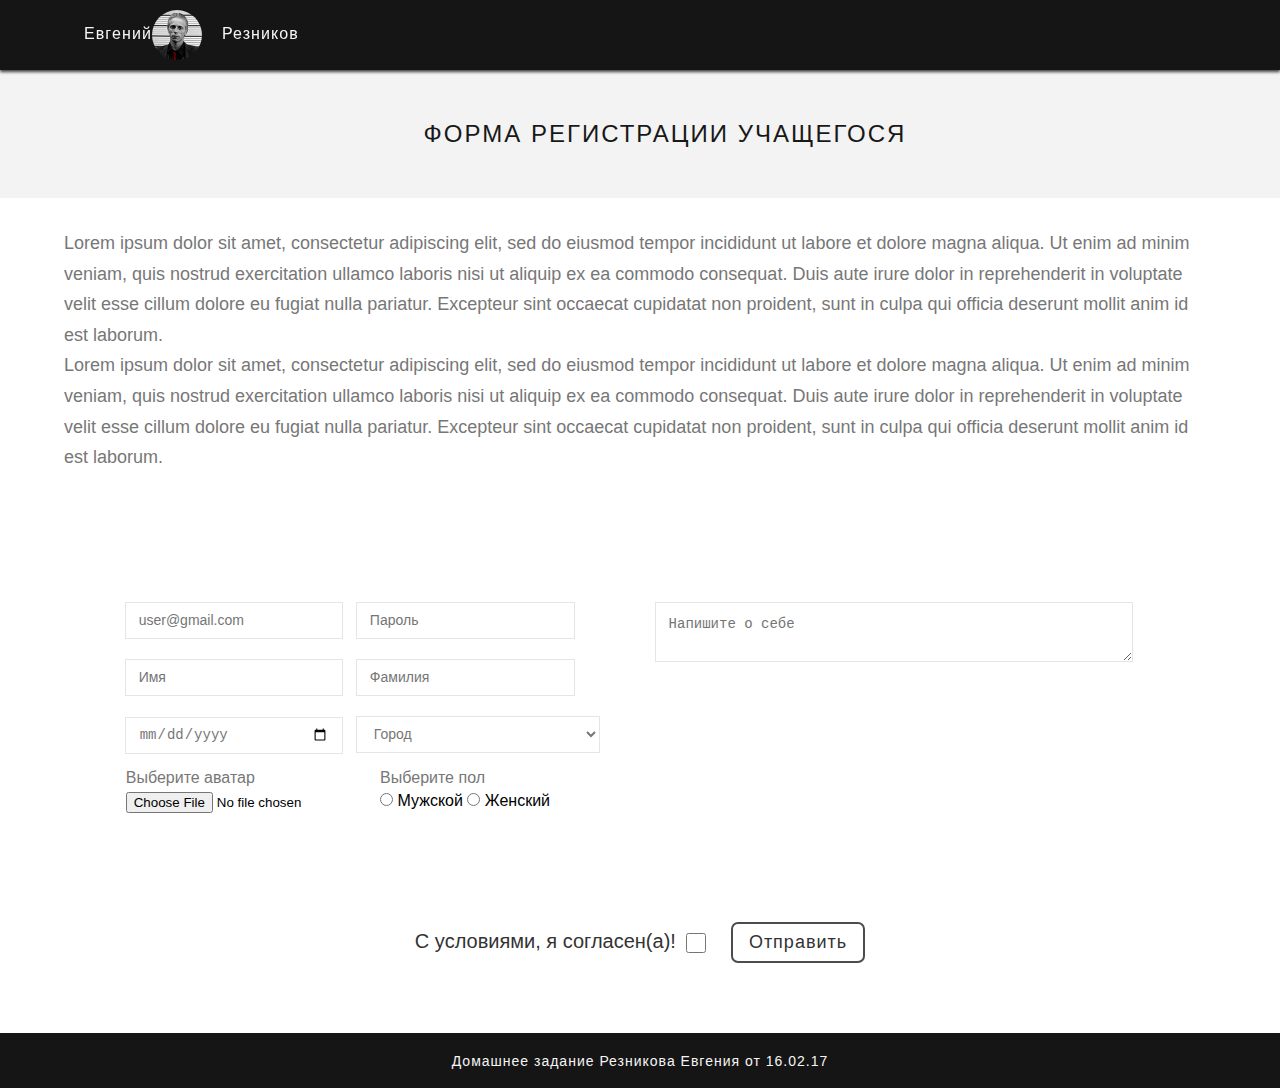
<file: registration.html>
<!DOCTYPE html>
<html lang="en">
<head>
	<meta charset="UTF-8">
	<link rel="stylesheet" href="css/style.css">
	<title>Регистрация</title>
</head>
<body>
<header>
        <div class="user">
            <h4>Евгений</h4>
            <img src="images/user-avatar.jpg" alt="user-avatar">
            <h4>Резников</h4>
        </div>	
    </header>
        <h1 class="reg-h1">Форма регистрации учащегося</h1>
        <article>
            <p class="license">Lorem ipsum dolor sit amet, consectetur adipiscing elit, sed do eiusmod tempor incididunt ut labore et dolore magna aliqua. Ut enim ad minim veniam, quis nostrud exercitation ullamco laboris nisi ut aliquip ex ea commodo consequat. Duis aute irure dolor in reprehenderit in voluptate velit esse cillum dolore eu fugiat nulla pariatur. Excepteur sint occaecat cupidatat non proident, sunt in culpa qui officia deserunt mollit anim id est laborum.<br>
	        Lorem ipsum dolor sit amet, consectetur adipiscing elit, sed do eiusmod tempor incididunt ut labore et dolore magna aliqua. Ut enim ad minim veniam, quis nostrud exercitation ullamco laboris nisi ut aliquip ex ea commodo consequat. Duis aute irure dolor in reprehenderit in voluptate velit esse cillum dolore eu fugiat nulla pariatur. Excepteur sint occaecat cupidatat non proident, sunt in culpa qui officia deserunt mollit anim id est laborum.<br>
            </p>
        </article>
    <section class="registration">
        <div class="wrapper">
            <div class="form1">
                <form action="#" method="post">
                            <input type="email" name="email" class="input" placeholder="user@gmail.com" required>
                            <input type="password" name="password" class="input" placeholder="Пароль" required>
                            <input type="text" name="first-name" class="input" placeholder="Имя" required>
                            <input type="text" name="last-name" class="input" placeholder="Фамилия">
                            <input type="date" name="date" class="input" >
                            <select name="city" class="input">
						<option value="other">Город</option>
						<option value="Kiev">Киев</option>
						<option value="Kharkiv">Харьков</option>
						<option value="Odessa">Одеса</option>
						<option value="Lviv">Львов</option>
                            </select>
                            <div class="avatar">
						<p>Выберите аватар</p>
						<input type="file" name="avatar">
                            </div>
                            <div class="sex">
						<p>Выберите пол</p>
						<input type="radio" name="something"> Мужской
						<input type="radio" name="something"> Женский
                            </div>
                </form>
            </div>
            <div class="form2">
                <form action="#" method="post">
                            <textarea name="about me" placeholder="Напишите о себе" class="about-me"></textarea>
                </form>
            </div>
        </div>
            <div class="submit">
                <p class="i-agree">С условиями, я согласен(а)!</p>
                <input type="checkbox" name="I agree">
                <button type="submit">Отправить</button>
            </div>
		
    </section>
    <footer>
        <p>Домашнее задание Резникова Евгения от 16.02.17</p>
    </footer>
</body>
</html>
</file>
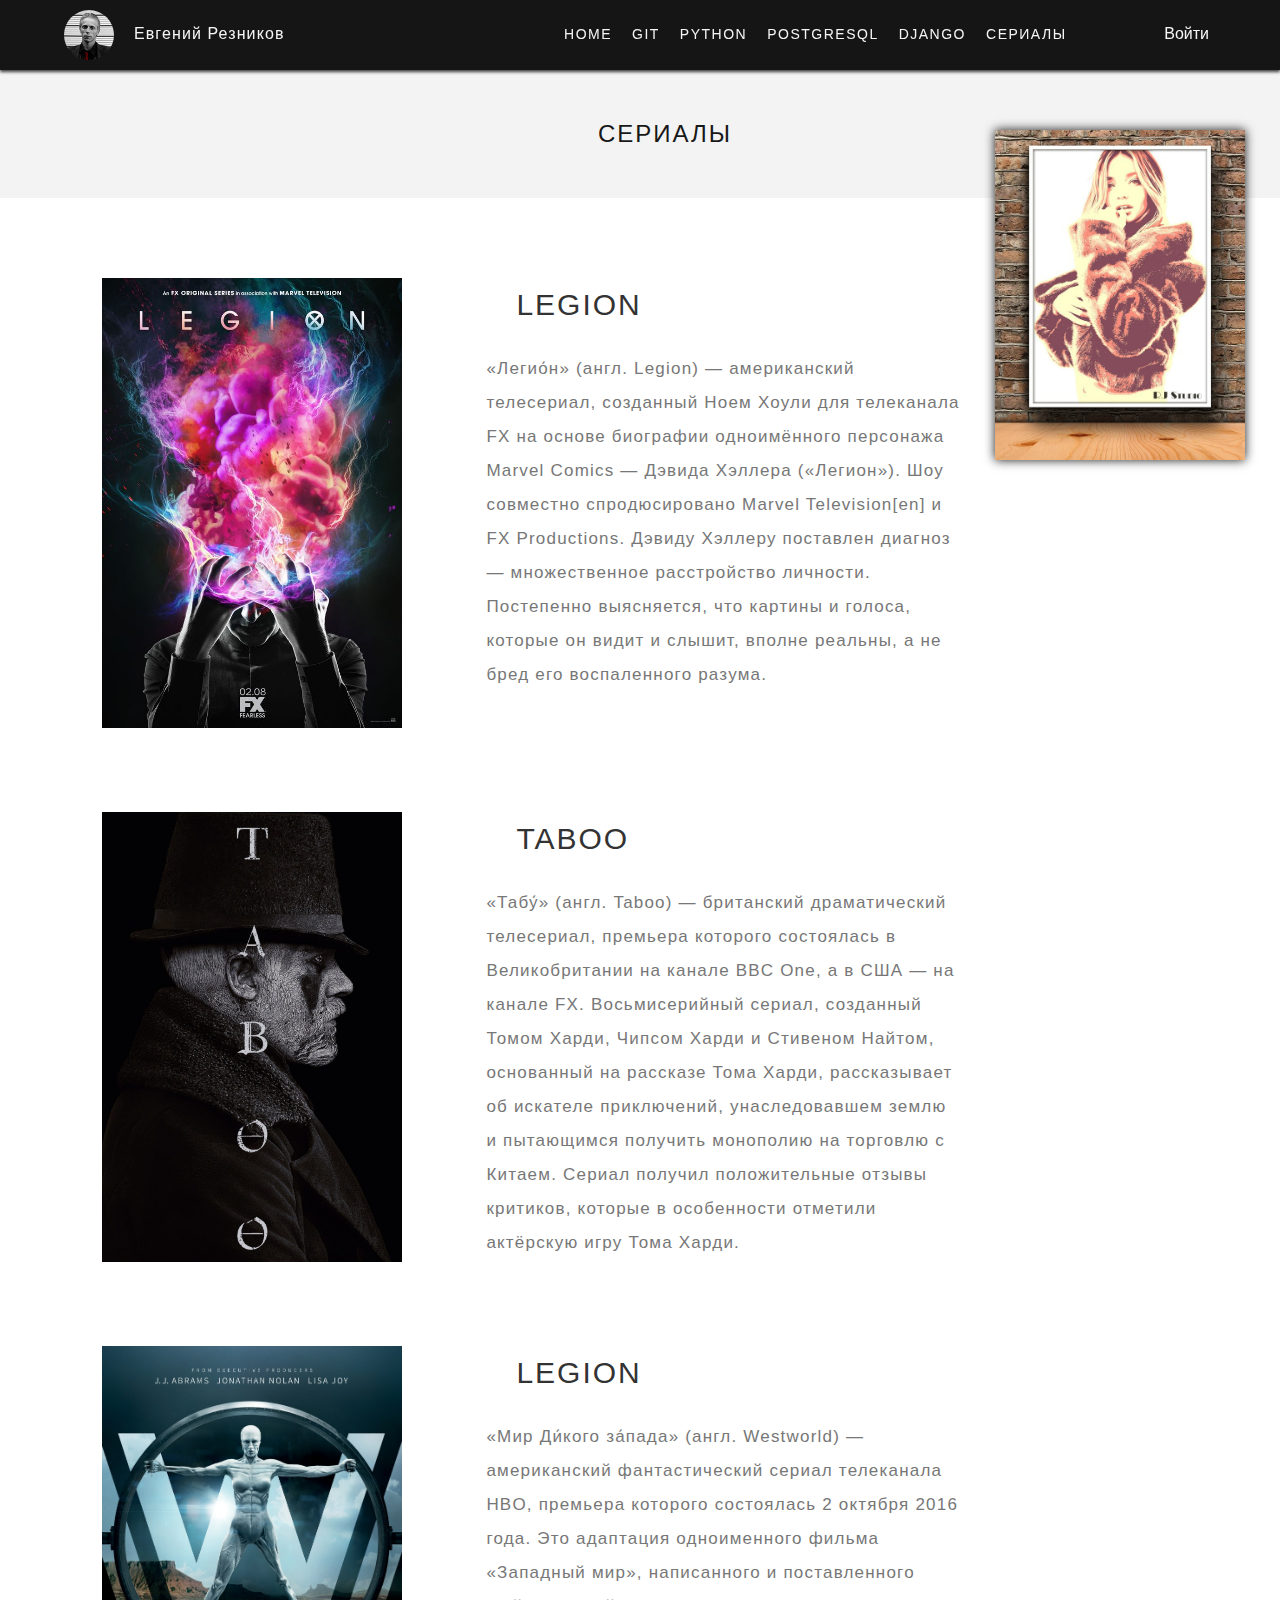
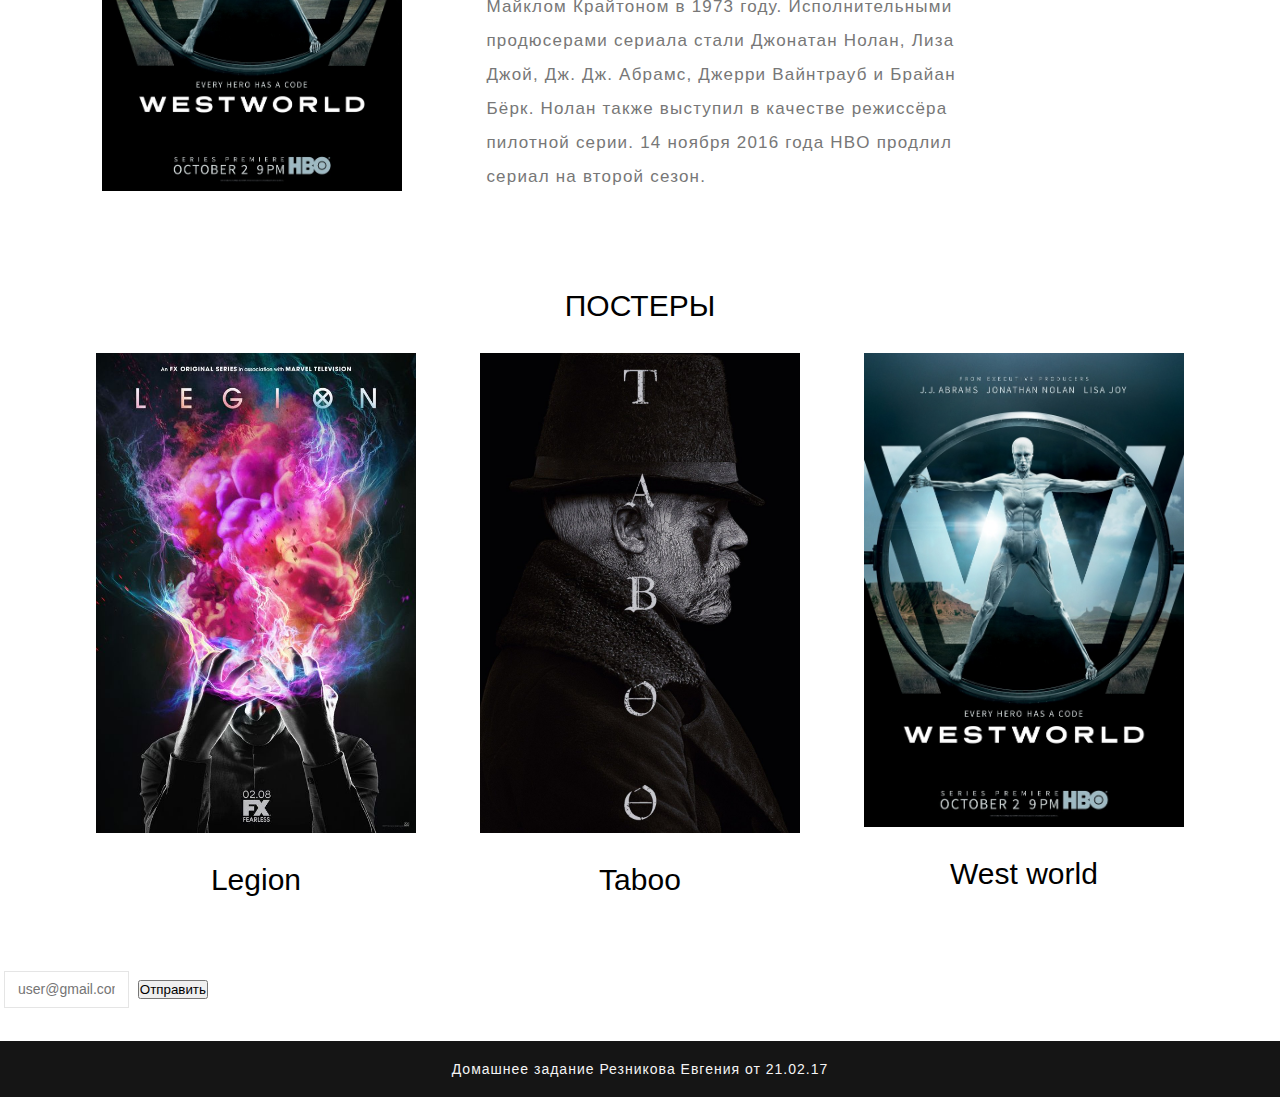
<file: serial.html>
<!DOCTYPE html>
<html lang="en">
<head>
	<meta charset="UTF-8">
	<link rel="stylesheet" href="css/style.css">
	<title>Домашнее задание 2 (css). Создать 2 и 3 клонки</title>
</head>
<body>
	<header>
		<div class="user">
			<img src="images/user-avatar.jpg" alt="user avatar">
			<h4>Евгений Резников</h4>
		</div>
		<div class="sign_in">
			<a href="#">Войти</a>
		</div>	
		<nav>
			<ul>
				<li><a href="index.html">Home</a></li>
				<li><a href="git.html">Git</a></li>
				<li><a href="#">Python</a></li>
				<li><a href="#">PostgreSQL</a></li>
				<li><a href="#">Django</a></li>
				<li><a href="#">Cериалы</a></li>
			</ul>
		</nav>
	</header>
														<!--С помощью позиционирования сверстать баннер, который невозможно убрать-->
	<div class="banner">
		<img src="images/banner.jpg" alt="">
	</div>
	<h1 class="reg-h1">Сериалы</h1>
														<!--С помощью div сделать блок из двух колонок и наполнить контентом-->
	<section class="plot_summary">
		<article class="left">
			<img src="images/legion.jpg" alt="Легион (Legion)">
		</article>
		<article class="serial plot_text">
			<h3>Legion</h3>
			<p class="summary_text">«Легио́н» (англ. Legion) — американский телесериал, созданный Ноем Хоули для телеканала FX на основе биографии одноимённого персонажа Marvel Comics — Дэвида Хэллера («Легион»). Шоу совместно спродюсировано Marvel Television[en] и FX Productions. Дэвиду Хэллеру поставлен диагноз — множественное расстройство личности. Постепенно выясняется, что картины и голоса, которые он видит и слышит, вполне реальны, а не бред его воспаленного разума.</p>
		</article>
	</section>
	<section class="plot_summary">
		<article class="left">
			<img src="images/taboo.jpg" alt="Taboo">
		</article>
		<article class="serial plot_text">
			<h3>Taboo</h3>
			<p class="summary_text">«Табу́» (англ. Taboo) — британский драматический телесериал, премьера которого состоялась в Великобритании на канале BBC One, а в США — на канале FX. Восьмисерийный сериал, созданный Томом Харди, Чипсом Харди и Стивеном Найтом, основанный на рассказе Тома Харди, рассказывает об искателе приключений, унаследовавшем землю и пытающимся получить монополию на торговлю с Китаем. Сериал получил положительные отзывы критиков, которые в особенности отметили актёрскую игру Тома Харди.</p>
		</article>
	</section>
	<section class="plot_summary">
		<article class="left">
			<img src="images/westworld_onair_keyart1.jpg" alt="Мир дикого запада (West world)">
		</article>
		<article class="serial plot_text">
			<h3>Legion</h3>
			<p class="summary_text">«Мир Ди́кого за́пада» (англ. Westworld) — американский фантастический сериал телеканала HBO, премьера которого состоялась 2 октября 2016 года. Это адаптация одноименного фильма «Западный мир», написанного и поставленного Майклом Крайтоном в 1973 году. Исполнительными продюсерами сериала стали Джонатан Нолан, Лиза Джой, Дж. Дж. Абрамс, Джерри Вайнтрауб и Брайан Бёрк. Нолан также выступил в качестве режиссёра пилотной серии. 14 ноября 2016 года HBO продлил сериал на второй сезон.</p>
		</article>
	</section>
	</section>
															<!--С помощью div сделать блок из трех колонок и наполнить контентом-->

	<div class="wrapper">
		<h2>Постеры</h2>
		<div class="block3">
			<img src="images/legion.jpg" alt="">
			<h3>Legion</h3>
		</div>
		<div class="block3">
			<img src="images/taboo.jpg" alt="">
			<h3>Taboo</h3>
		</div>
		<div class="block3">
			<img src="images/westworld_onair_keyart1.jpg" alt="">
			<h3>West world</h3>
		</div>
	</div>
	
															<!--Центрирование блока-->
	<div class="absolute">
		<div class="absolut-centr">
			<input type="email" name="email" class="input" placeholder="user@gmail.com" required>
			<button type="submit">Отправить</button>
		</div>
	</div>

	<footer>
		<p>Домашнее задание Резникова Евгения от 21.02.17</p>
	</footer>
</body>
</html>
</file>
<file: css/style.css>
@import "http://webfonts.ru/import/roboto.css";
/*
	Roboto, 100, 100 italic, 300, 300 italic, 400, 400 italic, 500, 500 italic, 700, 700 italic, 900, 900 italic
*/

*{
	margin: 0; 
	padding: 0;
	box-sizing: border-box;
}
body{
	font-family: 'Roboto', sans-serif;
}
a{
	text-decoration: none;
	transition: all 0.27s cubic-bezier(0.000, 0.000, 0.580, 1.000);
}
h2{
	text-align: center;
	font-size: 34px;
	margin-bottom: 20px;
	font-weight: 500;
}
table {
	border-collapse: collapse;
}
header{
	background: #151515;
	background-position: 0 0;
	overflow: hidden;
	padding: 10px 5%; 
	-webkit-box-shadow: 0px 2px 3px 0px rgba(0,0,0,0.75);
	-moz-box-shadow: 0px 2px 3px 0px rgba(0,0,0,0.75);
	box-shadow: 0px 2px 3px 0px rgba(0,0,0,0.75);
	position: fixed;
	top: 0;
	width: 100%;
	z-index: 1;
}
.user{
}
.user img{
	border-radius: 50%;
	width: 50px;
	float: left;
}
.user h4{
	color: #f5f5f5;
	float: left;
	margin: 15px 0 0 20px;
	font-size: 16px;
	letter-spacing: 1.1px;
	font-weight: 400;
}
nav{
	float: right;
	margin-right: 7%;
}
nav ul li{
	list-style: none;
	float: left;
	font-size: 14px;
	margin: 16px 10px 0;
	font-weight: 400;
	text-transform: uppercase;
	letter-spacing: 1.5px;
}
nav ul li a{
	color: #f5f5f5;
}
nav ul li a:hover{
	color: #1E90FF;
}
.sign_in{
	float: right;
	color: #f5f5f5;
	font-size: 16px;
	margin: 15px 7px 0;
}
.sign_in a{
	color: 	#f5f5f5;
}
.sign_in a:hover{
	color: 	crimson;
}
.slogan{
	background-image: url(../images/section-bg-1.jpg);
	background-size: 100%;
	height: 500px;
	position: relative;
}
.slogan h1{
	color: #f5f5f5;
	font-size: 50px;
	font-weight: 500;
	text-align: center;
	padding-top: 150px;
	letter-spacing: 3px;
}
.slogan a{
	color: #f5f5f5;
	font-size: 24px;
	font-weight: 500;
	letter-spacing: 1.5px;
	border: 2px solid #f5f5f5;
	border-radius: 23px;
	padding: 5px 25px;
	margin: 130px auto;
	display: table;
}
.slogan a:hover{
	background: #f5f5f5;
	color: #151515;
	transition: all 0.27s cubic-bezier(0.000, 0.000, 0.580, 1.000);
}
.learner{
	padding:40px 8% 40px;
	overflow: hidden;
}
.learner ol{
	width: 35%;
	float: left;
}
.learner ol li{
	font-size: 20px;
	margin: 4px 0 3px;
}
.learner p{
	line-height: 2;
	font-size: 18px;
	font-weight: 300;
	letter-spacing: 1px;
	width: 55%;
	float: right;
	text-align: center;
	color: #777;
	margin-top: 10px;
}
.video{
	background-image: url(../images/section-bg-2.jpg);
	overflow: hidden;
	padding: 40px 6%;
}
.serial{
	float: left;
	width: 42%;
}
.serial h3{
	font-size: 30px;
	font-weight: 300;
	margin: 30px;
	color: #f5f5f5;
	letter-spacing: 2px;
	text-transform: uppercase;
}
.serial p{
	color: #f5f5f5;
	line-height: 2;
	font-size: 17px;
	font-weight: 300;
	letter-spacing: 1.2px;
}
.video iframe{
	float: right;
}
.table{
	padding: 50px 5%;
}
.table table{
	border: 1px solid #000;
	width: 100%;
}
.table table th{
	border: 1px solid #000;
	padding: 5px;
	font-size: 18px;
}
.table table td{
	border: 1px solid #000;
	padding: 5px;
}
.fa-check{
	width: 15px;
	color: green;
	margin-left: 10px; 
}
.fa-times{
	color: red;
}
footer{
	background: #151515;
    padding: 20px 5%;
    margin-top: 20px;
}
footer p{
	color: #f5f5f5;
	font-size: 14px;
	font-weight: 300;
	letter-spacing: 1px;
	text-align: center;
}

							/* Registration */

.reg{
	background-color: rgb(244, 244, 244);
}
.reg-h1{
	margin: 70px auto 30px;
    background-color: #f2f2f2;
    padding: 50px 0 50px 50px;
    text-align: center;
    font-size: 24px;
    font-weight: 300;
    letter-spacing: 2px;
    text-transform: uppercase;
    opacity: 0.9;
}
.wrapper{
	position: relative;
	overflow: hidden;
}
.license{
	margin: 30px 5% 0;
	font-size: 18px;
    font-weight: 300;
    color: #777;
    line-height: 1.7;
}
.registration{
	padding: 30px 4% 50px;
	overflow: hidden;	
}
.form1{
	width: 48%;
	margin: 0px 1%;
	float: left;
	overflow: hidden;
}
.input{
	height: 37px;
    padding-left: 13px;
    padding-right: 13px;
    font-size: 14px;
    color: #777;
    width: 43%;
    margin: 10px 4px;
    border: 1px solid rgba(0,0,0, 0.1);
    background-color: #fff;
}
.form1 form select {
	width: 48%;
	color: #777;
}
.form1 form p{
	margin: 5px 0;
	font-size: 16px;
	font-weight: 400;
	color: #777;
}
.avatar{
	float: left;
    width: 48%;
    margin: 0 1%;
}
.sex{
	float: left;
    width: 48%;
    margin: 0 1%;
}
.form2{
	width: 48%;
	margin: 0px 1%;
	float: right;
}
.about-me{
	min-height: 60px;
	max-height: 184px;
    padding: 13px;
    font-size: 14px;
    color: #777;
    min-width: 94%;
    max-width: 94%;
    margin: 10px 4px;
    border: 1px solid rgba(0,0,0, 0.1);
    background-color: #fff;
}
.submit{
	margin: 50px auto 0;
	display: table;
}
.i-agree{
	font-size: 20px;
	font-weight: 400;
	color: #333;
	float: left;
	margin: 8px 10px 0 0;
}
.submit input{
	height: 20px;
    color: #777;
    width: 20px;
    border: 1px solid rgba(0,0,0, 0.7);
    background-color: #fff;
    float: left;
    margin: 11px 25px 0 0;
}
.submit button{
	color: #333;
    font-size: 18px;
    font-weight: 500;
    letter-spacing: 1px;
    background-color: #fff;
    border: 2px solid rgba(0,0,0, 0.7);
    border-radius: 7px;
    padding: 8px 16px;
    transition: all 0.27s cubic-bezier(0.000, 0.000, 0.580, 1.000);
}
.submit button:hover{
	color: #fff;
    font-size: 18px;
    font-weight: 500;
    letter-spacing: 1px;
    background-color: rgba(0,0,0, 0.9);
    border: 2px solid rgba(0,0,0, 0.7);
    border-radius: 7px;
    padding: 8px 16px;
    transition: all 0.27s cubic-bezier(0.000, 0.000, 0.580, 1.000);
}


																	/* GIT */
.content_git{
	padding: 0 8%;
}
.git_book{
	margin: 10px 0 20px 0;
}
.content_git p{
	padding: 5px;
}
.content_git span{
	color: #2060A0;
}

																	/* Serial */
.banner{
	position: fixed;
	top: 130px;
	right: 35px;
	z-index: 1;
}
.banner img{
	width: 250px;
	box-shadow: 0 0 10px rgba(0,0,0,0.9);
}
.plot_summary{
	overflow: hidden;
	margin-top: 80px; 
}
.left{
	width: 28%;
    margin: 0 0 0 8%;
    float: left;
   }
.left img{
	max-width: 300px;
}
.plot_text{
	float: left;
    width: 37%;
    margin: 0 0% 0 2%;
}
.plot_text h3{
	color: #333;
	margin-top: 10px;
}
.plot_text p{
	color: #777;
}
.wrapper{
	margin-top: 30px;
	width: 100%;
	padding: 5%;
}
.wrapper h2{
	text-align: center;
	font-size: 30px;
    font-weight: 300;
    text-transform: uppercase;
    margin-bottom: 30px;
}
.block3{
	width: 31.333%;
	margin: 0 1%;
	float: left;
}
.block3 img{
	width: 320px;
	margin: 0 auto;
	display: block;
}
.block3 h3{
	margin: 30px 0 0 0;
	text-align: center;
	font-size: 30px;
    font-weight: 300;
}
.absolute{
	position: relative;
	overflow: hidden;
	height: 60px;
}
.absolut-centr{
	position: absolute;
	margin: 0 auto;
	display: block;
}
</file>
